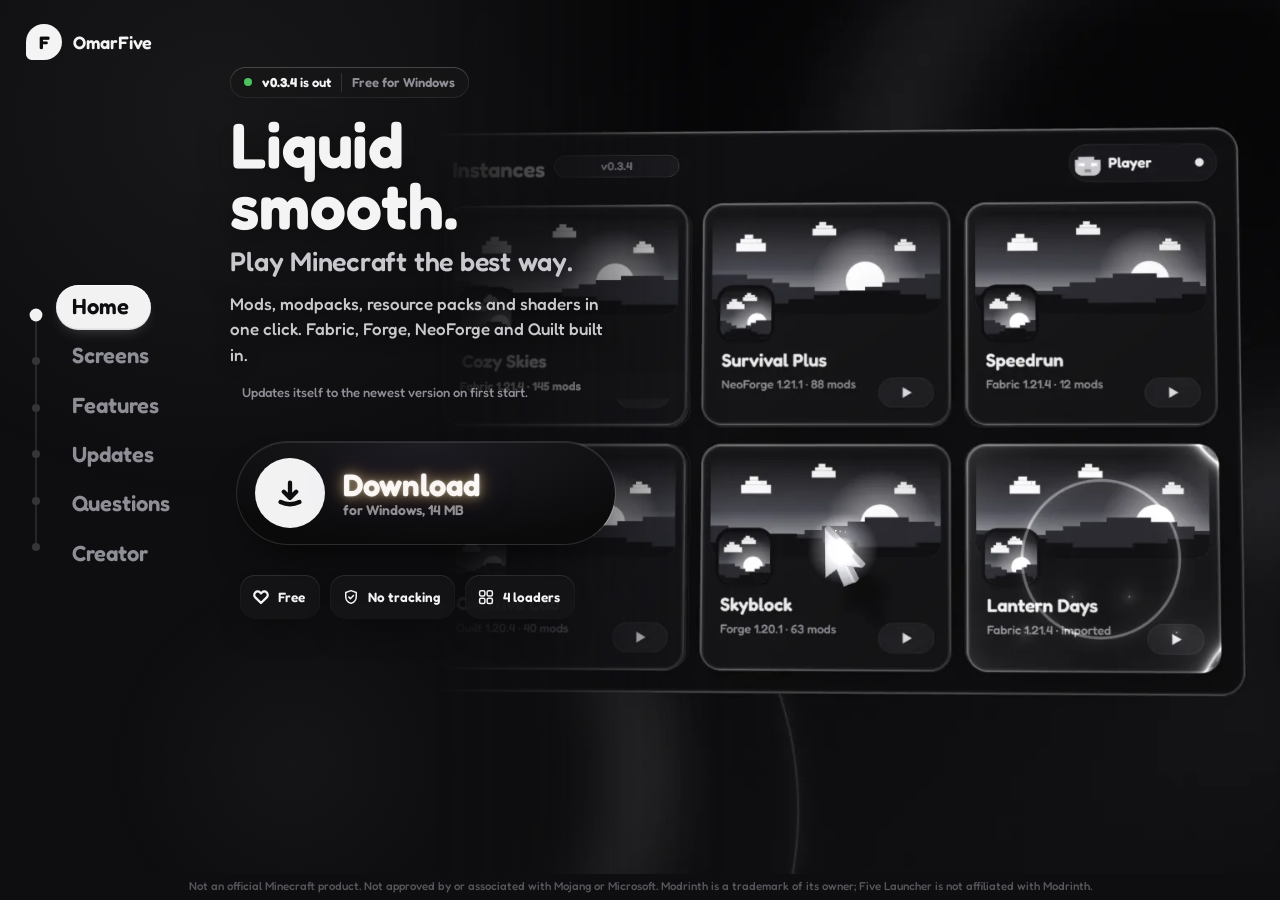
<file: index.html>
<!doctype html>
<html lang="en">
<head>
<meta charset="utf-8">
<meta name="viewport" content="width=device-width,initial-scale=1">
<title>Five Launcher</title>
<meta name="description" content="Five Launcher is a fast, clean Minecraft launcher. Liquid smooth. Play Minecraft the best way.">
<meta http-equiv="Content-Security-Policy" content="default-src 'self'; script-src 'self'; style-src 'self'; img-src 'self' data:; font-src 'self'; media-src 'self'; connect-src 'self' https://api.github.com; object-src 'none'; base-uri 'self'; form-action 'none'">
<meta name="referrer" content="strict-origin-when-cross-origin">
<meta name="theme-color" content="#0E0E10">
<link rel="canonical" href="https://fivelauncher.github.io/">
<meta property="og:type" content="website">
<meta property="og:title" content="Five Launcher">
<meta property="og:description" content="A fast, clean Minecraft launcher. Liquid smooth. Play Minecraft the best way.">
<meta property="og:url" content="https://fivelauncher.github.io/">
<meta property="og:image" content="https://fivelauncher.github.io/assets/og.jpg">
<meta name="twitter:card" content="summary_large_image">
<link rel="icon" href="assets/five-icon-1024.png">
<link rel="preload" href="assets/fredoka.woff2" as="font" type="font/woff2" crossorigin>
<link rel="stylesheet" href="base.css?v=2">
<link rel="stylesheet" href="d3.css?v=12">
<link rel="stylesheet" href="story.css?v=9">
</head>
<body class="d3">
<div class="stage-bg"><div class="story"></div></div>
<div class="app">
  <aside class="rail">
    <a class="brand omar" href="#creator" data-go="creator" title="About OmarFive, the creator" aria-label="OmarFive, the creator"><span class="omar-mark" aria-hidden="true">F</span><span>OmarFive</span></a>
    <div class="rail-nav">
      <nav class="progress" id="progress" data-axis="y" aria-label="Where you are"><span class="pr-track" aria-hidden="true"><i class="pr-fill" id="prFill"></i></span></nav>
      <nav class="biglist" id="nav" aria-label="Pages">
        <i class="nav-blob" id="navBlob" aria-hidden="true"></i>
      <a href="#home" data-go="home"><i>01</i>Home</a>
      <a href="#screens" data-go="screens"><i>02</i>Screens</a>
      <a href="#features" data-go="features"><i>03</i>Features</a>
      <a href="#updates" data-go="updates"><i>04</i>Updates</a>
      <a href="#faq" data-go="faq"><i>05</i>Questions</a>
      <a href="#creator" data-go="creator"><i>06</i>Creator</a>
      </nav>
    </div>
    <a class="pill-dl" data-dl href="#home"><span>Download</span><svg viewBox="0 0 16 16" aria-hidden="true"><path d="M8 2.5v8M4.7 7.3 8 10.6l3.3-3.3M3 12.8q5 2.4 10 0"/></svg></a>
  </aside>
  <main class="board" id="board">
    <section class="view v-home " id="v-home" aria-label="Home">
      <div class="h-col">
      <div class="h-title" data-card>
        <div data-rise="1"><a class="badge" href="#updates"><i></i><span><b data-ver>v0.3.4</b> is out</span><em>Free for Windows</em></a></div>
        <div data-rise="2"><h1><span class="l1">Liquid smooth.</span><span class="l2">Play Minecraft the best way.</span></h1></div>
        <div data-rise="3"><p class="lede">Mods, modpacks, resource packs and shaders in one click. Fabric, Forge, NeoForge and Quilt built in.</p></div>
        <div data-rise="4"><p class="cta-note">Updates itself to the newest version on first start.</p></div>
      </div>
      <div class="drop" data-card data-rgb=".05,.05,.06" data-rise="5">
        <span class="edge-run" aria-hidden="true"><i></i></span>
        <span class="burst" aria-hidden="true"><i></i><i></i><i></i><i></i><i></i><i></i><i></i><i></i><i></i><i></i><i></i><i></i></span>
        <a class="dl" id="dl" href="download/v0.3.4/Five-Launcher-Setup.exe">
            <span class="dl-fill" aria-hidden="true"></span>
            <span class="dl-ic" aria-hidden="true"><svg viewBox="0 0 16 16" aria-hidden="true"><path d="M8 2.5v8M4.7 7.3 8 10.6l3.3-3.3M3 12.8q5 2.4 10 0"/></svg></span>
            <span class="dl-txt"><b>Download</b><small>for Windows, <span data-size>14 MB</span></small></span>
          </a>
      </div>
      <div class="bubs"><div class="bub b1 card" data-card data-rise="6"><svg viewBox="0 0 16 16" aria-hidden="true"><path d="M8 13.4 2.9 8.3a3 3 0 0 1 4.3-4.3l.8.8.8-.8a3 3 0 0 1 4.3 4.3Z"/></svg><span>Free</span></div><div class="bub b2 card" data-card data-rise="7"><svg viewBox="0 0 24 24" aria-hidden="true"><path d="M12 3.5 19 6v5.5c0 4.3-2.9 7.6-7 9-4.1-1.4-7-4.7-7-9V6Z"/><path d="m9 12 2.2 2.2L15.3 10"/></svg><span>No tracking</span></div><div class="bub b3 card" data-card data-rise="8"><svg viewBox="0 0 24 24" aria-hidden="true"><rect x="3.5" y="3.5" width="7" height="7" rx="2"/><rect x="13.5" y="3.5" width="7" height="7" rx="2"/><rect x="3.5" y="13.5" width="7" height="7" rx="2"/><rect x="13.5" y="13.5" width="7" height="7" rx="2"/></svg><span>4 loaders</span></div></div>
      </div>
    </section>
    <section class="view v-screens page" id="v-screens" aria-labelledby="t-screens" hidden>
      <header class="ph"><h2 class="pt" id="t-screens" tabindex="-1">Screens</h2><p class="ps">Every screen, the way it looks on your PC</p></header>
      <div class="blobwin card" data-card data-pic data-rgb=".1,.1,.11"><div class="deck-wrap"><div class="deck" id="deck"  aria-roledescription="carousel" aria-label="Launcher screenshots">
            <figure class="card-shot" data-name="Home"><img src="assets/shots/home.webp" alt="Home: your character at a desk in a 3D bedroom, with the Play button" decoding="async"></figure>
            <figure class="card-shot" data-name="Discover"><img src="assets/shots/discover.webp" alt="Discover: mods, modpacks, resource packs and shaders" loading="lazy" decoding="async"></figure>
            <figure class="card-shot" data-name="Library"><img src="assets/shots/library.webp" alt="Library: your instances" loading="lazy" decoding="async"></figure>
            <figure class="card-shot" data-name="Skins"><img src="assets/shots/skins.webp" alt="Skins: a live 3D preview of your skin" loading="lazy" decoding="async"></figure>
            <figure class="card-shot" data-name="Screenshots"><img src="assets/shots/screenshots.webp" alt="Screenshots from every instance in one place" loading="lazy" decoding="async"></figure>
            <figure class="card-shot" data-name="Settings"><img src="assets/shots/settings.webp" alt="Settings" loading="lazy" decoding="async"></figure>
          </div></div></div>
      <div class="seg" id="seg" data-card role="tablist" aria-label="Screens"><i class="seg-hl" aria-hidden="true"></i></div>
    </section>
    <section class="view v-features page" id="v-features" aria-labelledby="t-features" hidden>
      <header class="ph"><h2 class="pt" id="t-features" tabindex="-1">Features</h2><p class="ps">Everything in one clean window</p></header>
      <section class="score card" data-card data-pic data-rgb=".09,.09,.1" aria-labelledby="t-score">
        <div class="sc-side">
          <h3 id="t-score"><svg viewBox="0 0 24 24" aria-hidden="true"><path d="M4.5 17a7.5 7.5 0 1 1 15 0"/><path d="m12 17 3.6-5"/><circle cx="12" cy="17" r="1.2"/></svg>Speed score</h3>
          <span class="sample">Measured</span>
          <div class="sc-big"><b class="sc-num" data-score>0</b><span>/ 100</span></div>
          <p class="sc-sub">Five Launcher's overall score for opening, memory use and CPU at rest, against other launchers.</p>
          <ol class="sc-board" aria-label="Overall scores"></ol>
          <p class="g-note">Higher is better. Measured Nov 19 2026 on one PC (16 threads, RTX 4080 SUPER), median of 5 runs, launcher only. In each test the better launcher scores 100. Hover the graph for the real numbers.</p>
        </div>
        <div class="g-main">
          <header class="g-top"><span class="g-title">Score in each test</span><em class="g-x"></em></header>
          <div class="g-plot" role="img"></div>
        </div>
      </section>
      <div class="fbars"><article class="fbar" data-card tabindex="0" aria-describedby="fd0"><span class="fx"><span class="fx-glow" aria-hidden="true"></span><span class="f-ic"><svg viewBox="0 0 24 24" aria-hidden="true"><path d="M10 3.5c.6 3.8 2.2 5.4 6 6-3.8.6-5.4 2.2-6 6-.6-3.8-2.2-5.4-6-6 3.8-.6 5.4-2.2 6-6ZM17.8 14.6c.3 1.7 1 2.4 2.7 2.7-1.7.3-2.4 1-2.7 2.7-.3-1.7-1-2.4-2.7-2.7 1.7-.3 2.4-1 2.7-2.7Z"/></svg></span><b>One click, every mod</b></span><span class="ftip" id="fd0" role="tooltip">Find mods, modpacks, resource packs and shaders and install them straight into an instance. Dependencies come with them.</span></article><article class="fbar" data-card tabindex="0" aria-describedby="fd1"><span class="fx"><span class="fx-glow" aria-hidden="true"></span><span class="f-ic"><svg viewBox="0 0 24 24" aria-hidden="true"><rect x="7.4" y="3.5" width="9.2" height="9.2" rx="2.2"/><path d="M10.4 7.6v1.3M13.6 7.6v1.3M4.2 20.5v-1.1a4.3 4.3 0 0 1 4.3-4.3h7a4.3 4.3 0 0 1 4.3 4.3v1.1"/></svg></span><b>Your skin, alive</b></span><span class="ftip" id="fd1" role="tooltip">Change your skin with a live 3D preview.</span></article><article class="fbar" data-card tabindex="0" aria-describedby="fd2"><span class="fx"><span class="fx-glow" aria-hidden="true"></span><span class="f-ic"><svg viewBox="0 0 24 24" aria-hidden="true"><path d="M4.5 12a7.5 7.5 0 0 1 13-5.1M19.5 12a7.5 7.5 0 0 1-13 5.1M17.8 3.6v3.6h-3.6M6.2 20.4v-3.6h3.6"/></svg></span><b>Settings follow you</b></span><span class="ftip" id="fd2" role="tooltip">Options, servers and hotbars stay in sync across every instance.</span></article><article class="fbar" data-card tabindex="0" aria-describedby="fd3"><span class="fx"><span class="fx-glow" aria-hidden="true"></span><span class="f-ic"><svg viewBox="0 0 24 24" aria-hidden="true"><circle cx="12" cy="8.5" r="4"/><path d="M4.5 20.5a7.5 7.5 0 0 1 15 0"/></svg></span><b>Microsoft sign-in</b></span><span class="ftip" id="fd3" role="tooltip">Sign in with your Minecraft account. Switch in one click.</span></article><article class="fbar" data-card tabindex="0" aria-describedby="fd4"><span class="fx"><span class="fx-glow" aria-hidden="true"></span><span class="f-ic"><svg viewBox="0 0 24 24" aria-hidden="true"><path d="M12 15.5V3.8M7.6 8.2 12 3.8l4.4 4.4M4.5 14v3.7a2.5 2.5 0 0 0 2.5 2.5h10a2.5 2.5 0 0 0 2.5-2.5V14"/></svg></span><b>Share packs</b></span><span class="ftip" id="fd4" role="tooltip">Import and export <code>.mrpack</code> files, or drop one on the window.</span></article><article class="fbar" data-card tabindex="0" aria-describedby="fd5"><span class="fx"><span class="fx-glow" aria-hidden="true"></span><span class="f-ic"><svg viewBox="0 0 24 24" aria-hidden="true"><path d="M10 3.5c.6 3.8 2.2 5.4 6 6-3.8.6-5.4 2.2-6 6-.6-3.8-2.2-5.4-6-6 3.8-.6 5.4-2.2 6-6Z"/></svg></span><b>Looks like yours</b></span><span class="ftip" id="fd5" role="tooltip">Instance icons or your own picture, and Discord status with your pack's icon.</span></article><article class="fbar" data-card tabindex="0" aria-describedby="fd6"><span class="fx"><span class="fx-glow" aria-hidden="true"></span><span class="f-ic"><svg viewBox="0 0 24 24" aria-hidden="true"><path d="M6 16.5V11a6 6 0 0 1 12 0v5.5l1.5 2h-15ZM10 20.5a2 2 0 0 0 4 0"/></svg></span><b>Updates itself</b></span><span class="ftip" id="fd6" role="tooltip">When a new version is out, an Update button appears in the top bar. One click.</span></article></div>
    </section>
    <section class="view v-updates page" id="v-updates" aria-labelledby="t-updates" hidden>
      <header class="ph"><h2 class="pt" id="t-updates" tabindex="-1">Updates</h2><p class="ps">What changed in each version</p></header>
      <div class="updates-body">
        <article class="latest wcard" id="latest" data-card data-white></article>
        <ol class="releases" id="releases" data-scroll></ol>
      </div>
    </section>
    <section class="view v-faq page" id="v-faq" aria-labelledby="t-faq" hidden>
      <header class="ph"><h2 class="pt" id="t-faq" tabindex="-1">Questions</h2><p class="ps">The short answers</p></header>
      <div class="faq-body" data-scroll>
          <div class="card qa  open" data-card data-light><button class="q" aria-expanded="true">Windows says "Windows protected your PC"</button><div class="a"><div><p>Five Launcher isn't code-signed yet, so SmartScreen warns about new apps. Click <b>More info</b>, then <b>Run anyway</b>. The setup is the same file published on our GitHub releases.</p></div></div></div>
          <div class="card qa " data-card data-light><button class="q" aria-expanded="false">Is it free?</button><div class="a"><div><p>Yes. No ads, no account on our side, no tracking. You sign in with your own Minecraft account.</p></div></div></div>
          <div class="card qa " data-card data-light><button class="q" aria-expanded="false">Where does it install?</button><div class="a"><div><p>In your own user folders. Your instances and worlds stay when you uninstall unless you remove them.</p></div></div></div>
          <div class="card qa " data-card data-light><button class="q" aria-expanded="false">Does it work with my mods?</button><div class="a"><div><p>Yes: Fabric, Forge, NeoForge and Quilt, with mods, modpacks, resource packs and shaders.</p></div></div></div>
          <div class="card qa " data-card data-light><button class="q" aria-expanded="false">How does it update?</button><div class="a"><div><p>When a new version is out, an <b>Update</b> button appears in the top bar. One click and it restarts on the new version.</p></div></div></div>
      </div>
    </section>
    <section class="view v-creator page" id="v-creator" aria-labelledby="t-creator" hidden>
      <header class="ph"><h2 class="pt" id="t-creator" tabindex="-1">Creator</h2><p class="ps">Who makes Five Launcher</p></header>
      <div class="cr">
        <img class="cr-avatar" data-card data-pic data-round data-rgb=".29,.09,.56" src="assets/creator-avatar.webp" alt="OmarFive's avatar, wearing a crown" width="300" height="300" decoding="async">
        <div class="cr-banner pic" data-card data-rgb=".06,.1,.2"><img src="assets/creator-banner.webp" alt="OmarFive's channel banner: drawing at his desk at night" loading="lazy" decoding="async"></div>
        <div class="cr-me card" data-card data-light><h3>OmarFive</h3><p>I make Minecraft videos on YouTube and build the tools behind them. Five Launcher started as the launcher I wanted for myself: fast, clean and out of the way, so you can just play.</p></div>
        <div class="cr-links"><a class="rl card" data-card data-round href="https://www.youtube.com/@OmarFive" rel="noopener" aria-label="YouTube"><svg viewBox="0 0 24 24" aria-hidden="true"><rect x="2.8" y="5.5" width="18.4" height="13" rx="4"/><path d="M10.2 9.4v5.2l4.4-2.6Z"/></svg><span>YouTube</span></a><a class="rl card" data-card data-round href="https://discord.gg/5UTvDzMkHw" rel="noopener" aria-label="Discord"><svg viewBox="0 0 24 24" aria-hidden="true"><path d="M7.5 7.2q4.5-1.6 9 0 1.9 3 2.2 7.8-1.9 1.6-4 2.2l-1-1.6M7.5 7.2Q5.6 10.2 5.3 15q1.9 1.6 4 2.2l1-1.6"/><circle cx="9.6" cy="12.4" r=".9"/><circle cx="14.4" cy="12.4" r=".9"/></svg><span>Discord</span></a><a class="rl card" data-card data-round href="https://modrinth.com/user/OmarFive" rel="noopener" aria-label="Modrinth"><svg viewBox="0 0 24 24" aria-hidden="true"><rect x="3.5" y="3.5" width="7" height="7" rx="2"/><rect x="13.5" y="3.5" width="7" height="7" rx="2"/><rect x="3.5" y="13.5" width="7" height="7" rx="2"/><rect x="13.5" y="13.5" width="7" height="7" rx="2"/></svg><span>Modrinth</span></a></div>
        <div class="cr-card wcard" data-card data-white><b>OmarFive's mods</b><p>My mods and modpacks are one click away on Home inside the launcher.</p></div>
        <div class="cr-card card muted" data-card data-light><p>The character animations in the app are my own. The launcher talks to Microsoft for sign-in and to Modrinth for content. No tracking.</p></div>
      </div>
    </section>
  </main>
</div>
<p class="legal">Not an official Minecraft product. Not approved by or associated with Mojang or Microsoft. Modrinth is a trademark of its owner; Five Launcher is not affiliated with Modrinth.</p>
<script type="module" src="engine.js?v=7"></script>
<script type="module" src="download-help.js?v=3"></script>
<script type="module" src="d3.js?v=9"></script>
<script type="module" src="story.js?v=11"></script>
</body>
</html>
</file>
<file: base.css>
/* Shared base for the design concepts d1/d2/d3 (taken from style.css v5): brand tokens, the pointer light, the speed-test bars,
   the download button, the screens deck, the question rows, link buttons, and the layering the liquid morph needs.
   Each dN.css adds its own layout on top. */
@font-face { font-family: Fredoka; src: url(assets/fredoka.woff2) format('woff2'); font-weight: 300 700; font-display: swap; }

:root {
  --frame: #0E0E10; --panel: #161618; --card: #1F1F22; --card2: #29292D; --card3: #343439;
  --tx: #F4F4F5; --tx2: #C8C8CD; --tx3: #8E8E96;
  --acc: #F2F2F3; --acc-h: #FFFFFF; --on-acc: #0E0E10; --soft-acc: #E3E3E6;
  --green: #4CC35E; --gold: #FFC93A;
  --c-mod: #5B83FF; --c-pack: #9D66FF; --c-res: #FF9935; --c-sha: #FF6699; --c-skin: #1DC4AE; --c-shot: #2BB5EE;
  /* the edge of a surface: light from above on the top edge, a hair of rim all round, a shade under the bottom edge */
  --hl: inset 0 1px 0 rgba(255,255,255,.09), inset 0 0 0 1px rgba(255,255,255,.028), inset 0 -1px 0 rgba(0,0,0,.32);
  --hl-w: inset 0 1px 0 rgba(255,255,255,.75), inset 0 -1.5px 0 rgba(14,14,16,.09);
  --sheen: linear-gradient(180deg, rgba(255,255,255,.03), rgba(255,255,255,0) 44%);   /* the same light, falling a little way down the panel */
  --float: 0 24px 48px -20px rgba(0,0,0,.6), inset 0 0 0 1px rgba(255,255,255,.1);
  --spring: cubic-bezier(.34,1.7,.5,1); --soft: cubic-bezier(.3,1.25,.4,1); --out: cubic-bezier(.22,.8,.3,1);
  --morph: cubic-bezier(.32,1.12,.42,1);
  --gap: 14px; --tb: 68px;
}
*, *::before, *::after { box-sizing: border-box; }
html, body { height: 100%; }
body { margin: 0; background: var(--frame); color: var(--tx); font: 500 16px/1.5 Fredoka, system-ui, sans-serif; -webkit-font-smoothing: antialiased; overflow: hidden; }
a { color: inherit; text-decoration: none; }
h1, h2, h3 { margin: 0; font-weight: 600; letter-spacing: -.01em; font-kerning: none; }
p { margin: 0; }
button { font: inherit; color: inherit; }
img { display: block; }
svg { fill: none; stroke: currentColor; stroke-width: 2.2; stroke-linecap: round; stroke-linejoin: round; }
:focus-visible { outline: 3px solid var(--acc); outline-offset: 3px; }   /* the ring follows each control's own corners */
.brand:focus-visible { border-radius: 12px; }
a, button { -webkit-tap-highlight-color: transparent; }
code { font-family: ui-monospace, Consolas, monospace; font-size: .88em; background: var(--card3); padding: 1px 7px; border-radius: 8px; }


/* the pointer light (main.js adds .lights to a card): two round gradients that follow the pointer, moved with transform
   only. .edge is bright and sits under .cover, which hides all of it but a 1px line along the card's edge; .glow is
   the soft pool on top. Nothing here repaints while the pointer moves. */
.lights { position: absolute; inset: 0; z-index: -1; border-radius: inherit; overflow: hidden; pointer-events: none; background: inherit; }
.lights > .cover { position: absolute; inset: 1px; border-radius: inherit; background: inherit; }
.edge, .glow { position: absolute; left: 0; top: 0; border-radius: 50%; opacity: 0; transition: opacity .35s; }
.edge { width: 420px; height: 420px; margin: -210px 0 0 -210px; background: radial-gradient(closest-side, rgba(255,255,255,.5), rgba(255,255,255,.12) 55%, transparent); }
.glow { width: 300px; height: 300px; margin: -150px 0 0 -150px; background: radial-gradient(closest-side, rgba(255,255,255,.07), transparent); }
.on-white .glow { background: radial-gradient(closest-side, rgba(14,14,16,.07), transparent); }
:hover > .lights > .edge, :hover > .lights > .glow { opacity: 1; will-change: transform; }   /* its own layer only while the pointer is on the card */

/* ---- speed test (placeholder) ---- */
.sample { margin-left: auto; font-size: 11px; font-weight: 700; padding: 3px 9px; border-radius: 999px; background: rgba(255,201,58,.14); color: var(--gold); }
.legend { display: flex; gap: 14px; font-size: 12.5px; font-weight: 600; color: var(--tx2); margin: 0 2px 12px; }
.legend span { display: inline-flex; align-items: center; gap: 7px; }
.legend i { width: 10px; height: 10px; border-radius: 4px; }
.legend .me { background: var(--acc); } .legend .them { background: #55555d; }
.bench-list { list-style: none; margin: 0; padding: 0; display: flex; flex-direction: column; gap: 9px; flex: 1; min-height: 0; overflow: hidden; }
.bench-list li { display: flex; flex-direction: column; gap: 4px; }
.bl { font-size: 13px; font-weight: 600; color: var(--tx2); margin-left: 2px; }
.bar { position: relative; height: 18px; border-radius: 999px; background: var(--card); overflow: hidden; box-shadow: inset 0 1px 2px rgba(0,0,0,.35); }
.bar > i { position: absolute; inset: 0; border-radius: 999px; transform: translateX(-100%); transition: transform 1.2s var(--soft); will-change: transform; }
.bar.me > i { background: var(--acc); } .bar.them > i { background: #4a4a51; }
.bar > b { position: absolute; top: 0; bottom: 0; display: flex; align-items: center; font-size: 11px; font-weight: 700; font-variant-numeric: tabular-nums; white-space: nowrap; opacity: 0; transition: opacity .4s .7s; }
.bar.me > b { color: var(--on-acc); } .bar.them > b { color: var(--tx); }
.bench.go .bar > b { opacity: 1; }
.bench-note { font-size: 11.5px; color: var(--tx3); margin: auto 2px 0; padding-top: 8px; }

.badge { display: inline-flex; align-items: center; gap: 10px; padding: 6px 14px 6px 8px; border-radius: 999px; font-size: 13px; font-weight: 600;
  background: rgba(22,22,24,.82); box-shadow: inset 0 1px 0 rgba(255,255,255,.14), inset 0 0 0 1px rgba(255,255,255,.08); transition: transform .3s var(--spring); }
.badge:hover { transform: translateY(-2px); }
.badge:active { transform: scale(.96); transition-duration: .08s; }
.badge i { position: relative; width: 8px; height: 8px; border-radius: 50%; background: var(--green); margin-left: 6px; }
.badge i::after { content: ""; position: absolute; inset: 0; border-radius: 50%; background: var(--green); animation: ping 2.4s var(--out) infinite; }
@keyframes ping { 0% { transform: scale(1); opacity: .6; } 100% { transform: scale(3.2); opacity: 0; } }
.badge b { font-weight: 700; font-variant-numeric: tabular-nums; }
.badge em { font-style: normal; color: var(--tx3); padding-left: 10px; border-left: 1px solid rgba(255,255,255,.12); }

.rise { opacity: 0; transform: translateY(16px); animation: rise .8s var(--soft) forwards; animation-delay: calc(var(--d, 0) * 70ms + 100ms); }
@keyframes rise { to { opacity: 1; transform: none; } }

/* the download button: the white pill; on hover black ink floods out of the icon */
.cta { display: flex; flex-direction: column; align-items: flex-start; gap: 10px; margin-top: 4px; }
.dl { position: relative; display: inline-flex; align-items: center; gap: 14px; height: 68px; padding: 0 30px 0 10px; border-radius: 999px; overflow: hidden; isolation: isolate;
  background: var(--acc); color: var(--on-acc); box-shadow: var(--hl-w), 0 2px 6px -2px rgba(0,0,0,.4), 0 18px 40px -16px rgba(255,255,255,.35); transition: transform .3s var(--spring); }
.dl:hover { transform: translateY(-3px); }
.dl:active { transform: translateY(2px) scale(.96); transition-duration: .08s; }
.dl-ic { position: relative; z-index: 2; width: 48px; height: 48px; border-radius: 50%; display: grid; place-items: center; background: var(--on-acc); color: var(--acc); overflow: hidden; box-shadow: inset 0 1px 0 rgba(255,255,255,.14); }
.dl-ic svg { width: 22px; height: 22px; stroke-width: 2.3; }
.dl:hover .dl-ic svg { animation: drop 1s var(--out) infinite; }
@keyframes drop { 0% { transform: translateY(0); } 45% { transform: translateY(22px); opacity: 1; } 46% { transform: translateY(-22px); opacity: 0; } 55% { opacity: 1; } 100% { transform: translateY(0); } }
.dl-fill { position: absolute; z-index: 1; left: 34px; top: 50%; width: 52px; height: 52px; margin: -26px 0 0 -26px; background: var(--on-acc);
  border-radius: 46% 54% 52% 48% / 55% 45% 55% 45%; transform: scale(.9) rotate(0deg); transition: transform .8s var(--soft); will-change: transform; }
.dl:hover .dl-fill, .dl.hover-shot .dl-fill { transform: scale(9.5) rotate(160deg); }
.dl:hover .dl-ic, .dl.hover-shot .dl-ic { background: var(--card3); }
.dl-txt { position: relative; z-index: 2; display: flex; flex-direction: column; line-height: 1.1; transition: color .3s .08s; }
.dl-txt b { font-size: 21px; font-weight: 650; }
.dl-txt small { font-size: 12.5px; font-weight: 600; opacity: .62; font-variant-numeric: tabular-nums; }
.dl:hover .dl-txt, .dl.hover-shot .dl-txt { color: var(--tx); }
.cta-note { font-size: 13px; color: var(--tx3); padding-left: 12px; }

.chips { list-style: none; margin: 0; padding: 0; display: flex; flex-wrap: wrap; gap: 7px; }
.chips li { display: inline-flex; align-items: center; gap: 7px; padding: 6px 12px; border-radius: 999px; font-size: 13px; font-weight: 600; background: var(--soft-acc); box-shadow: inset 0 1px 0 rgba(255,255,255,.6), inset 0 -1px 0 rgba(14,14,16,.05); }
.chips li:hover { animation: jelly .6s var(--out); }
@keyframes jelly { 0% { transform: scale(1); } 30% { transform: scale(1.12, .9); } 50% { transform: scale(.94, 1.06); } 70% { transform: scale(1.04, .97); } 100% { transform: scale(1); } }
.chips li.dark { background: var(--on-acc); color: var(--tx); box-shadow: inset 0 1px 0 rgba(255,255,255,.12); }
.chips i { width: 8px; height: 8px; border-radius: 3px; }
.c-mod { background: var(--c-mod); } .c-pack { background: var(--c-pack); } .c-res { background: var(--c-res); } .c-sha { background: var(--c-sha); } .c-skin { background: var(--c-skin); } .c-shot { background: var(--c-shot); }

.back { position: relative; isolation: isolate; display: inline-flex; align-items: center; gap: 8px; height: 46px; padding: 0 20px 0 14px; border-radius: 999px; background: var(--sheen), var(--panel); box-shadow: var(--hl); font-weight: 600; font-size: 15px; transition: transform .3s var(--spring); }
.back::before { content: ""; position: absolute; inset: 0; z-index: -1; border-radius: inherit; background: rgba(255,255,255,.07); opacity: 0; transition: opacity .2s; }   /* hover: one step lighter, as a layer that fades */
.back svg { width: 20px; height: 20px; transition: transform .35s var(--spring); }
.back:hover::before { opacity: 1; }
.back:hover svg { transform: translateX(-4px); }
.back:active { transform: scale(.94); transition-duration: .08s; }

/* ---- screens ---- */
.screens-body { display: flex; flex-direction: column; align-items: center; gap: 18px; }
.deck-wrap { flex: 1; min-height: 0; width: 100%; container-type: size; display: grid; place-items: center; }
.deck { position: relative; width: min(100cqw, 90cqh * 1.6); aspect-ratio: 1440 / 900; margin-top: 5cqh; }
.card-shot { position: absolute; inset: 0; margin: 0; border-radius: 24px; overflow: hidden; background: var(--frame); transform-origin: 50% 0;
  box-shadow: 0 30px 60px -30px rgba(0,0,0,.8), 0 6px 14px -8px rgba(0,0,0,.5); transition: transform .9s var(--soft), opacity .6s var(--out); will-change: transform; }
.card-shot::before { content: ""; position: absolute; inset: 0; z-index: 1; border-radius: inherit; box-shadow: inset 0 1px 0 rgba(255,255,255,.16), inset 0 0 0 1px rgba(255,255,255,.07); pointer-events: none; }   /* the edge light sits over the picture */
.card-shot img { width: 100%; height: 100%; object-fit: cover; }
.card-shot::after { content: ""; position: absolute; inset: 0; background: #0E0E10; opacity: var(--dim, 0); transition: opacity .6s var(--out); pointer-events: none; }
.seg { position: relative; display: flex; flex: none; max-width: 100%; padding: 5px; border-radius: 999px; background: var(--sheen), var(--panel); box-shadow: var(--hl); overflow-x: auto; scrollbar-width: none; }
.seg button { position: relative; z-index: 1; border: 0; background: none; font-weight: 600; font-size: 14.5px; color: var(--tx2); padding: 9px 18px; border-radius: 999px; cursor: pointer; transition: color .3s, transform .3s var(--spring); white-space: nowrap; }
.seg button::before { content: ""; position: absolute; inset: 0; z-index: -1; border-radius: inherit; background: rgba(255,255,255,.06); opacity: 0; transform: scale(.9); transition: opacity .2s, transform .35s var(--spring); }
.seg button:hover { color: var(--tx); }
.seg button[aria-selected="true"]:hover { color: var(--on-acc); }
.seg button:hover::before { opacity: 1; transform: none; }
.seg button[aria-selected="true"]::before { opacity: 0; }
.seg button:active { transform: scale(.94); transition-duration: .08s; }
.seg button:focus-visible { outline-offset: -3px; }
.seg button[aria-selected="true"] { color: var(--on-acc); }
.seg-hl { position: absolute; z-index: 0; top: 5px; bottom: 5px; left: 0; width: 0; border-radius: 999px; background: var(--acc); box-shadow: var(--hl-w), 0 6px 16px -8px rgba(255,255,255,.3); }

.f-ic { width: 44px; height: 44px; border-radius: 14px; background: var(--acc); color: var(--on-acc); display: grid; place-items: center; margin-bottom: auto; box-shadow: var(--hl-w), 0 10px 20px -12px rgba(255,255,255,.3); transition: transform .5s var(--spring); }
.f:hover .f-ic { transform: rotate(-8deg) scale(1.08); }
.f-ic svg { width: 21px; height: 21px; }

.mini-list { display: flex; flex-direction: column; gap: 8px; margin: 0 36px auto 0; }
.ml { display: flex; align-items: center; gap: 12px; padding: 9px 12px 9px 9px; border-radius: 18px; background: var(--card); box-shadow: var(--hl), 0 14px 24px -18px rgba(0,0,0,.7); transition: transform .5s var(--spring); }
.f.big:hover .ml { transform: translateX(5px); } .f.big:hover .ml:nth-child(2) { transition-delay: 40ms; } .f.big:hover .ml:nth-child(3) { transition-delay: 80ms; }
.ml:nth-child(2) { margin-left: 18px; margin-right: -18px; } .ml:nth-child(3) { margin-left: 36px; margin-right: -36px; }
.ml img { width: 40px; height: 40px; border-radius: 12px; background: var(--card3); padding: 5px; image-rendering: pixelated; }
.ml > span { display: flex; flex-direction: column; line-height: 1.2; flex: 1; min-width: 0; }
.ml b { font-weight: 600; font-size: 15px; } .ml small { font-size: 12px; color: var(--tx3); }
.ml em { position: relative; overflow: hidden; font-style: normal; font-size: 13px; font-weight: 600; height: 32px; min-width: 96px; padding: 0 14px; border-radius: 999px; background: var(--acc); color: var(--on-acc); display: inline-flex; align-items: center; justify-content: center; gap: 6px; }
.ml em svg { width: 14px; height: 14px; stroke-width: 2.4; }
.ml em.ok { background: var(--card3); color: var(--green); }
.ml em.busy { background: var(--card3); color: var(--tx); font-variant-numeric: tabular-nums; }
.ml em.busy i { position: absolute; inset: 0; background: rgba(255,255,255,.16); border-radius: 999px; transform: translateX(calc(var(--p, 62%) - 100%)); transition: transform .3s linear; }
.ml em .pct { position: relative; }

.latest { position: relative; background: var(--acc); color: var(--on-acc); border-radius: 30px; padding: 28px; display: flex; flex-direction: column; gap: 12px; box-shadow: var(--hl-w); overflow: auto; min-height: 0; }
.latest .tag { align-self: flex-start; font-size: 12px; font-weight: 700; padding: 4px 11px; border-radius: 999px; background: var(--on-acc); color: var(--tx); }
.latest h3 { font-size: 44px; line-height: 1; font-variant-numeric: tabular-nums; }
.latest time { color: #5c5c63; font-size: 14px; font-weight: 600; }
.latest ul { margin: 4px 0 0; padding-left: 18px; } .latest li, .latest p { font-size: 15.5px; color: #2b2b30; }
.latest li + li { margin-top: 6px; }
.latest .dl { align-self: flex-start; margin-top: auto; flex: none; background: var(--on-acc); color: var(--tx); box-shadow: inset 0 1px 0 rgba(255,255,255,.08); }
.latest .dl .dl-ic { background: var(--acc); color: var(--on-acc); }
.latest .dl .dl-fill { background: var(--card3); }
.releases { list-style: none; margin: 0; padding: 0 6px 0 0; display: flex; flex-direction: column; gap: 10px; overflow: auto; min-height: 0; scrollbar-width: thin; scrollbar-color: var(--card3) transparent; }
.rel { position: relative; isolation: isolate; background: var(--sheen), var(--panel); border-radius: 22px; padding: 16px 18px; box-shadow: var(--hl); flex: none; }
.rel header { display: flex; align-items: center; gap: 10px; margin-bottom: 6px; }
.rel .v { font-weight: 700; font-variant-numeric: tabular-nums; padding: 2px 10px; border-radius: 999px; background: var(--card3); font-size: 13.5px; box-shadow: var(--hl); }
.rel time { margin-left: auto; color: var(--tx3); font-size: 13px; }
.rel p, .rel li { color: var(--tx2); font-size: 14.5px; }
.rel ul { margin: 4px 0 0; padding-left: 18px; }

.faq-body { overflow: auto; display: flex; flex-direction: column; gap: 10px; max-width: 860px; width: 100%; margin: 0 auto; padding-top: 6px; }
.qa { position: relative; isolation: isolate; background: var(--sheen), var(--panel); border-radius: 24px; box-shadow: var(--hl); flex: none; }
.qa.open { background: var(--sheen), #1c1c1f; }
.q { width: 100%; text-align: left; background: none; border: 0; cursor: pointer; padding: 18px 60px 18px 22px; font-weight: 600; font-size: 16.5px; position: relative; border-radius: inherit; }
.q:focus-visible { outline-offset: -3px; }
.q:hover::after { transform: scale(1.12); }
.qa.open .q:hover::after { transform: rotate(135deg) scale(1.12); }
.q:active::after { transform: scale(.88); transition-duration: .08s; }
.qa.open .q:active::after { transform: rotate(135deg) scale(.88); transition-duration: .08s; }
.q::after { content: ""; position: absolute; right: 18px; top: 50%; width: 30px; height: 30px; margin-top: -15px; border-radius: 50%; background: var(--card3)
  url("data:image/svg+xml,%3Csvg xmlns='http://www.w3.org/2000/svg' viewBox='0 0 24 24' fill='none' stroke='%23F4F4F5' stroke-width='2.6' stroke-linecap='round'%3E%3Cpath d='M12 6v12M6 12h12'/%3E%3C/svg%3E") center / 16px no-repeat; transition: transform .5s var(--spring); }
.qa.open .q::after { transform: rotate(135deg); background-color: var(--acc);
  background-image: url("data:image/svg+xml,%3Csvg xmlns='http://www.w3.org/2000/svg' viewBox='0 0 24 24' fill='none' stroke='%230E0E10' stroke-width='2.6' stroke-linecap='round'%3E%3Cpath d='M12 6v12M6 12h12'/%3E%3C/svg%3E"); }
.a { display: grid; grid-template-rows: 0fr; }             /* opens at once; the motion is main.js sliding the rows below it (transform only) */
.qa.open .a { grid-template-rows: 1fr; }
.a > div { overflow: hidden; }
.a p { padding: 0 22px 20px; color: var(--tx2); font-size: 15.5px; opacity: 0; transform: translateY(-8px); }
.qa.open .a p { opacity: 1; transform: none; transition: opacity .35s .1s, transform .5s var(--soft) .06s; }

.lk { position: relative; display: inline-flex; align-items: center; gap: 9px; height: 46px; padding: 0 20px 0 14px; border-radius: 999px; background: var(--card2); font-weight: 600; isolation: isolate; box-shadow: var(--hl), 0 12px 22px -16px rgba(0,0,0,.7); transition: color .3s .05s, transform .3s var(--spring); }
.lk:active { transform: translateY(1px) scale(.95); transition-duration: .08s; }
.lk-ink { position: absolute; inset: 0; z-index: -1; border-radius: inherit; overflow: hidden; }
.lk-ink::before { content: ""; position: absolute; left: 24px; top: 50%; width: 30px; height: 30px; margin: -15px 0 0 -15px; background: var(--acc); border-radius: 46% 54% 52% 48% / 55% 45% 55% 45%; transform: scale(0); transition: transform .6s var(--soft); }
.lk svg { width: 21px; height: 21px; stroke-width: 2; }
.lk:hover { color: var(--on-acc); transform: translateY(-2px); }
.lk:hover .lk-ink::before { transform: scale(8) rotate(120deg); }

/* ================= THE LIQUID MORPH (main.js) =================
   During a switch both tabs share the grid cell: the liquid edge (WebGL) at the bottom, the old tab's cards over it,
   the new tab's cards on top. main.js moves the cards with transform and opacity only. The canvas is hidden
   between switches. */
.view:not([hidden]) { position: relative; z-index: 3; }
.view.leaving { z-index: 2; pointer-events: none; }
canvas.liquid { position: absolute; inset: 0; width: 100%; height: 100%; z-index: 1; pointer-events: none; display: none; }
.unclip { overflow: visible !important; }      /* a list lets its cards fly out of it during a switch */
.morph-off { visibility: hidden; }             /* cards scrolled out of sight sit a switch out */

/* no reduced-motion override: Omar wants the motion for everyone (Nov 19 2026) */
/* weak PCs (main.js sets .lite): no video, no hover light, a shorter morph without the liquid edge */
.lite .lights { display: none; }
/* the views share one grid cell of #board (the morph needs both tabs on top of each other during a switch) */
.board { position: relative; display: grid; grid-template: minmax(0, 1fr) / minmax(0, 1fr); min-height: 0; min-width: 0; }
.board > .view { grid-area: 1 / 1; min-height: 0; min-width: 0; }
.view[hidden] { display: none !important; }
.legal { position: relative; z-index: 7; background: var(--frame); height: 26px; display: grid; place-items: center; font-size: 11.5px; color: #55555c; padding: 0 16px; text-align: center; white-space: nowrap; overflow: hidden; text-overflow: ellipsis; }
.card { position: relative; isolation: isolate; background: var(--sheen), var(--panel); box-shadow: var(--hl); min-width: 0; min-height: 0; }
.wcard { position: relative; isolation: isolate; background: var(--acc); color: var(--on-acc); box-shadow: var(--hl-w); }
.pic { position: relative; overflow: hidden; background: #3a2632; }
.pic > img, .pic > video { position: absolute; inset: 0; width: 100%; height: 100%; object-fit: cover; }
.pic::before { content: ""; position: absolute; inset: 0; z-index: 2; border-radius: inherit; box-shadow: inset 0 1px 0 rgba(255,255,255,.16), inset 0 0 0 1px rgba(255,255,255,.06); pointer-events: none; }
.pr-track { position: absolute; border-radius: 2px; background: rgba(255,255,255,.1); overflow: hidden; }
.pr-fill { position: absolute; inset: 0; background: var(--acc); transition: transform .7s var(--morph); will-change: transform; }
.pr-dot { position: absolute; width: 20px; height: 20px; border: 0; padding: 0; background: none; cursor: pointer; }
.pr-dot::before { content: ""; position: absolute; left: 6px; top: 6px; width: 8px; height: 8px; border-radius: 50%; background: var(--card3); transition: transform .45s var(--spring); }
.pr-dot.past::before, .pr-dot.on::before { background: var(--acc); }
.pr-dot.on::before { transform: scale(1.6); }
.pr-dot:hover::before { transform: scale(1.8); }
.pr-dot > span { position: absolute; padding: 4px 10px; border-radius: 999px; background: var(--card3); font-size: 12px; font-weight: 600; white-space: nowrap; color: var(--tx); opacity: 0; transition: opacity .15s, transform .3s var(--soft); pointer-events: none; }
.pr-dot:hover > span, .pr-dot:focus-visible > span { opacity: 1; }
.nav-blob { position: absolute; z-index: 0; left: 0; top: 0; width: 0; height: 0; border-radius: 999px; background: var(--acc); box-shadow: var(--hl-w), 0 6px 16px -8px rgba(255,255,255,.3); will-change: transform; pointer-events: none; }
.pill-dl { display: inline-flex; align-items: center; gap: 8px; height: 42px; padding: 0 16px 0 18px; border-radius: 999px; background: var(--acc); color: var(--on-acc); font-weight: 600; font-size: 14.5px; box-shadow: var(--hl-w), 0 10px 24px -14px rgba(255,255,255,.4); transition: transform .3s var(--spring); }
.pill-dl svg { width: 16px; height: 16px; stroke-width: 2.3; }
.pill-dl:hover { transform: translateY(-2px); }
.pill-dl:active { transform: translateY(1px) scale(.95); transition-duration: .08s; }
.brand { display: inline-flex; align-items: center; gap: 11px; font-weight: 600; font-size: 18px; white-space: nowrap; }
.brand img { width: 36px; height: 36px; border-radius: 11px; box-shadow: 0 0 0 1px rgba(255,255,255,.1); transition: transform .4s var(--spring); }
.brand:hover img { transform: rotate(-8deg) scale(1.06); }
.sample { font-size: 11px; font-weight: 700; padding: 3px 9px; border-radius: 999px; background: rgba(255,201,58,.14); color: var(--gold); }
.legend { display: flex; gap: 14px; font-size: 12.5px; font-weight: 600; color: var(--tx2); }
.legend span { display: inline-flex; align-items: center; gap: 7px; }
.legend i { width: 10px; height: 10px; border-radius: 4px; }
.legend .me { background: var(--acc); } .legend .them { background: #55555d; }
.news-list { list-style: none; margin: 0; padding: 0; display: flex; flex-direction: column; gap: 8px; }
.news-list li { display: flex; align-items: center; gap: 11px; padding: 9px 10px; background: var(--card); border-radius: 18px; box-shadow: var(--hl); }
.news-list .v { flex: none; font-size: 12px; font-weight: 700; padding: 4px 9px; border-radius: 999px; background: var(--card3); font-variant-numeric: tabular-nums; }
.news-list li:first-child .v { background: var(--acc); color: var(--on-acc); }
.news-list .t { display: flex; flex-direction: column; min-width: 0; line-height: 1.25; }
.news-list .t b { font-size: 13px; font-weight: 600; white-space: nowrap; overflow: hidden; text-overflow: ellipsis; }
.news-list .t span { font-size: 11.5px; color: var(--tx3); }
@media (max-width: 980px) {
  body { overflow: auto; }
  .legal { white-space: normal; height: auto; padding: 10px 16px 16px; }
  .releases, .latest, .faq-body, [data-scroll] { overflow: visible !important; }
}

/* card headers (from style.css) */
.th { display: flex; align-items: center; gap: 9px; font-size: 16px; margin: 2px 2px 12px; }
.th svg { width: 19px; height: 19px; stroke-width: 2; color: var(--tx2); }
.th-go { position: relative; margin-left: auto; width: 28px; height: 28px; border-radius: 50%; display: grid; place-items: center; background: var(--card2); box-shadow: var(--hl); transition: transform .3s var(--spring); }
.th-go::before { content: ""; position: absolute; inset: 0; border-radius: 50%; background: var(--acc); transform: scale(.2); opacity: 0; transition: transform .4s var(--spring), opacity .18s; }   /* hover: white wells up from the middle */
.th-go svg { position: relative; width: 15px; height: 15px; stroke-width: 2.6; color: var(--tx); }
a.tile:hover .th-go { transform: translateX(3px) scale(1.08); }
a.tile:hover .th-go::before { transform: none; opacity: 1; }
a.tile:hover .th-go svg { color: var(--on-acc); }
.th-go{position:relative}
</file>
<file: d3.css>
/* Design concept 3: DROPS (Omar's pick, Nov 17 2026). Round shapes: the bedroom in a big rounded rectangle, a big
   round Download drop with a warm gold glow (gold joined the site's brand colours for this), features as drops you can
   play with, a wide speed graph, a big list for the nav with the progress line beside it, and a subtle background
   (three styles to preview, see d3.js). engine.js does the morph; d3.js does this page's own motion.
   No CSS transforms on cards at rest: the morph moves cards with transform, so cards are placed with left/top. */
.app { position: relative; z-index: 1; height: calc(100vh - 26px); display: grid; grid-template-columns: 268px minmax(0, 1fr); padding: 16px 22px 16px 0; }
:root { --gold: #FFC93A; --gold2: #FFB21F; --gold-soft: rgba(255,201,58,.14); }

/* ---- the rail: brand, the big list, Download ---- */
.rail { position: relative; z-index: 6; display: flex; flex-direction: column; padding: 8px 10px 6px 26px; min-height: 0; }
.rail-nav { flex: 1; display: grid; grid-template-columns: 20px auto; column-gap: 10px; align-content: center; justify-content: start; }
.biglist { position: relative; display: flex; flex-direction: column; align-items: flex-start; gap: 4px; }
.biglist a { position: relative; z-index: 1; display: inline-flex; align-items: baseline; gap: 10px; padding: 9px 22px 11px 16px; border-radius: 999px; font-size: 27px; font-weight: 600; line-height: 1.15; color: var(--tx3); white-space: nowrap; transition: color .25s, transform .3s var(--spring); }
.biglist a i { font-style: normal; font-size: 11px; font-weight: 700; font-variant-numeric: tabular-nums; }
.biglist a::before { content: ""; position: absolute; inset: 0; z-index: -1; border-radius: inherit; background: rgba(255,255,255,.06); opacity: 0; transform: scale(.9); transition: opacity .2s, transform .35s var(--spring); }
.biglist a:hover { color: var(--tx); } .biglist a:hover::before { opacity: 1; transform: none; } .biglist a.on::before { opacity: 0; }
.biglist a:active { transform: scale(.95); transition-duration: .08s; }
.biglist a.on { color: var(--on-acc); }
/* the side Download only shows once you leave Home (Home has the big one) */
.rail .pill-dl { align-self: flex-start; height: 50px; padding: 0 20px 0 22px; font-size: 16px; transition: transform .5s var(--spring), opacity .3s; }
body:has(#v-home:not([hidden]):not(.leaving)) .rail .pill-dl { opacity: 0; transform: translateY(16px) scale(.6); pointer-events: none; visibility: hidden; transition: transform .3s ease-in, opacity .2s, visibility 0s .3s; }
.progress { position: relative; margin: 30px 0; }
.progress .pr-track { left: 9px; top: 0; bottom: 0; width: 2px; }
.progress .pr-fill { transform-origin: 50% 0; transform: scaleY(0); }
.progress .pr-dot { left: 0; margin-top: -10px; }
.progress .pr-dot > span { display: none; }

/* ================= HOME ================= */
.v-home { position: relative; container-type: size; }
.v-home > * { position: absolute; }
/* the scene: the launcher story (story.js) in a black window with a neon edge, sized to the story's shape and
   centred on the right (placed with left/top, not transform: it is a morph card) */
.scene { --w: min(61cqw, 100cqh * 1.47); right: 0; width: var(--w); height: calc(var(--w) * .68); top: calc(50cqh - var(--w) * .34); border-radius: 44px; }
.h-col { left: 1%; top: 6%; width: 37%; z-index: 2; display: flex; flex-direction: column; align-items: flex-start; gap: 30px; }
.h-title { display: flex; flex-direction: column; align-items: flex-start; gap: 16px; border-radius: 30px; }
h1 { display: flex; flex-direction: column; line-height: .96; text-shadow: 0 4px 30px rgba(14,14,16,.5); }
h1 .l1 { font-size: clamp(50px, 5vw, 92px); font-weight: 650; }
h1 .l2 { font-size: clamp(22px, 2.1vw, 34px); font-weight: 550; color: var(--tx2); margin-top: 12px; }
.lede { color: var(--tx2); font-size: 17px; max-width: 24em; text-shadow: 0 2px 16px rgba(14,14,16,.7); }

/* the Download button (after Omar's two references): a black pill. At rest only its text glows. On hover a light
   runs round its edge (gold into violet, a white-hot tip). A click fires energy streaks out of it (d3.js adds .fire).
   The button itself never moves and has no glow behind it. Transform and opacity only. */
.drop { position: relative; z-index: 4; width: 380px; height: 104px; border-radius: 999px; margin: 8px 0 0 6px; }
.drop .dl { position: relative; z-index: 2; width: 100%; height: 100%; padding: 0 36px 0 18px; border-radius: inherit; gap: 18px; overflow: hidden;
  background: radial-gradient(120% 160% at 50% 0%, #1d1d22 0%, #0a0a0b 62%) padding-box; color: #fff; border: 1.5px solid rgba(255,255,255,.12);
  box-shadow: inset 0 1px 0 rgba(255,255,255,.1), 0 24px 50px -26px rgba(0,0,0,.95); transition: border-color .3s; }
.drop .dl, .drop .dl:hover, .drop .dl:active, .drop .dl.hover-shot { transform: none; }
.drop:hover .dl, .drop .dl:focus-visible { border-color: transparent; }
.drop .dl-fill { display: none; }
.drop .dl-ic { width: 70px; height: 70px; background: #F2F2F3; color: #0E0E10; transition: background .3s; } .drop .dl-ic svg { width: 30px; height: 30px; }
.drop .dl:hover .dl-ic { background: var(--gold); }
.drop .dl:hover .dl-ic svg { animation: none; }
.drop .dl-txt, .drop .dl:hover .dl-txt { color: #fff; }
.drop .dl-txt b { position: relative; font-size: 31px; text-shadow: 0 0 2px rgba(255,255,255,.5), 0 0 16px rgba(255,201,58,.35); }
.drop .dl-txt small { font-size: 14px; color: rgba(255,255,255,.55); opacity: 1; }
/* the text glow at rest: a soft copy of the word that breathes (opacity only); it hands over to the edge light on hover */
.drop .dl-txt b::after { content: "Download"; position: absolute; left: 0; top: 0; color: transparent; pointer-events: none;
  text-shadow: 0 0 8px rgba(255,255,255,.7), 0 0 22px rgba(255,201,58,.55), 0 0 40px rgba(139,92,255,.55); opacity: .3; animation: tglow 2.6s ease-in-out infinite alternate; }
@keyframes tglow { to { opacity: .85; } }
.drop:hover .dl-txt b::after { animation: none; opacity: 0; transition: opacity .3s; }
/* the light that runs round the edge: a turning gradient behind the button, seen only through its 1.5px rim */
.edge-run { position: absolute; inset: 0; z-index: 1; border-radius: inherit; overflow: hidden; opacity: 0; transition: opacity .35s; pointer-events: none; }
.edge-run i { position: absolute; left: 50%; top: 50%; width: 440px; height: 440px; margin: -220px 0 0 -220px; will-change: transform;
  background: conic-gradient(from 0deg, transparent 0 58%, rgba(139,92,255,.55) 74%, #8B5CFF 84%, #FFC93A 93%, #fff 96.5%, transparent 97.5%);
  animation: runround 2.2s linear infinite; animation-play-state: paused; }
.drop:hover .edge-run, .drop:focus-within .edge-run { opacity: 1; }
.drop:hover .edge-run i, .drop:focus-within .edge-run i { animation-play-state: running; }
@keyframes runround { to { transform: rotate(360deg); } }
/* the click: energy streaks shoot out to both sides */
.burst { position: absolute; left: 50%; top: 50%; z-index: 0; width: 0; height: 0; pointer-events: none; }
.burst i { position: absolute; left: 0; top: -1.5px; width: 380px; height: 3px; border-radius: 3px; transform-origin: 0 50%; opacity: 0;
  background: linear-gradient(90deg, #fff 0%, #FFC93A 18%, #8B5CFF 58%, rgba(139,92,255,0)); transform: rotate(var(--a)) translateX(150px) scaleX(0); }
.burst i:nth-child(3n) { height: 6px; top: -3px; width: 280px; }
.drop.fire .burst i { animation: zap .62s cubic-bezier(.2,.9,.3,1) forwards; animation-delay: var(--d); }
@keyframes zap { 0% { opacity: 1; transform: rotate(var(--a)) translateX(150px) scaleX(0); } 60% { opacity: 1; } 100% { opacity: 0; transform: rotate(var(--a)) translateX(330px) scaleX(1); } }

.bubs { display: flex; gap: 10px; margin-left: 10px; }
.bub { position: relative; z-index: 3; height: 44px; padding: 0 15px 0 12px; border-radius: 15px; display: flex; align-items: center; gap: 8px; font-size: 13.5px; font-weight: 600; color: var(--tx);
  background: rgba(22,22,24,.9); box-shadow: var(--hl), 0 18px 34px -16px rgba(0,0,0,.85); transition: transform .4s var(--spring); }
.bub:hover { transform: translateY(-3px); }
.bub svg { width: 18px; height: 18px; color: var(--tx); stroke-width: 2; }

/* ================= PAGES ================= */
.page { display: flex; flex-direction: column; gap: 16px; padding: 4px 0 0 6px; }
.ph { flex: none; display: flex; align-items: baseline; gap: 18px; }
.pt { font-size: clamp(44px, 4.4vw, 72px); line-height: 1; font-weight: 650; outline: none; }
.ps { color: var(--tx3); font-size: 16px; }

.blobwin { flex: 1; min-height: 0; border-radius: 64px; padding: 28px; display: grid; }
.blobwin .deck-wrap { min-height: 0; }
.seg { align-self: center; }

/* ================= FEATURES: the speed score in the middle, the features as small bars under it ================= */
/* the speed score: Five Launcher's overall score and the board on the left, each test's scores as smooth lines on the
   right (ours solid white, the other launchers dotted greys, named at their line's end). d3.js draws it in. */
.score { flex: 1; min-height: 0; border-radius: 44px; padding: 26px 30px 16px; display: grid; grid-template-columns: 290px minmax(0, 1fr); gap: 34px;
  background: radial-gradient(70% 90% at 0% 0%, #222227 0%, var(--panel) 60%); }
.sc-side { display: flex; flex-direction: column; align-items: flex-start; gap: 8px; min-height: 0; }
.sc-side h3, .g-side h3 { display: inline-flex; align-items: center; gap: 9px; font-size: 18px; }
.sc-side h3 svg { width: 20px; height: 20px; color: var(--tx2); stroke-width: 2; }
.sc-side .sample { margin-left: 0; }
.sc-big { display: flex; align-items: baseline; gap: 8px; margin-top: 6px; }
.sc-big b { font-size: clamp(72px, 6.4vw, 104px); font-weight: 650; line-height: .9; font-variant-numeric: tabular-nums; font-kerning: none; }
.sc-big span { font-size: 22px; font-weight: 600; color: var(--tx3); }
.sc-sub { font-size: 13.5px; line-height: 1.45; color: var(--tx2); }
.sc-board { list-style: none; margin: 8px 0 0; padding: 0; width: 100%; display: flex; flex-direction: column; gap: 9px; }
.sc-board li { display: grid; grid-template-columns: 24px minmax(0, 1fr) 34px; grid-template-rows: auto 8px; column-gap: 10px; row-gap: 5px; align-items: center; }
.sc-board .r { grid-row: 1 / 3; width: 24px; height: 24px; border-radius: 50%; display: grid; place-items: center; font-size: 12px; font-weight: 700; background: var(--card2); color: var(--tx2); }
.sc-board .n { font-size: 14px; font-weight: 600; color: var(--tx2); }
.sc-board b { grid-row: 1 / 3; grid-column: 3; text-align: right; font-size: 17px; font-weight: 700; font-variant-numeric: tabular-nums; color: var(--tx2); }
.sc-board .bar { grid-column: 2; height: 8px; border-radius: 99px; background: var(--card); overflow: hidden; }
.sc-board .bar i { display: block; height: 100%; border-radius: 99px; background: #4a4a51; transform-origin: 0 50%; transform: scaleX(0); }
.sc-board li.me .r { background: var(--gold); color: var(--on-acc); }
.sc-board li.me .n, .sc-board li.me b { color: var(--tx); }
.sc-board li.me .bar i { background: var(--acc); }
.score.go .sc-board .bar i { transform: none; transition: transform 1.2s var(--soft) .3s; }
.score.go .sc-board li:nth-child(2) .bar i { transition-delay: .4s; } .score.go .sc-board li:nth-child(3) .bar i { transition-delay: .5s; } .score.go .sc-board li:nth-child(4) .bar i { transition-delay: .6s; }
.g-note { margin-top: auto; font-size: 11.5px; line-height: 1.4; color: var(--tx3); }
.g-main { display: flex; flex-direction: column; min-width: 0; min-height: 0; }
.g-top { display: flex; align-items: center; gap: 18px; margin-bottom: 8px; }
.g-title { font-size: 15px; font-weight: 600; color: var(--tx2); }
.g-x { margin-left: auto; font-style: normal; font-size: 13px; font-weight: 700; padding: 5px 12px; border-radius: 999px; color: var(--gold); background: var(--gold-soft); }
.g-plot { position: relative; flex: 1; min-height: 0; overflow: hidden; cursor: crosshair; }
.g-plot svg { position: absolute; left: 0; top: 0; stroke: none; }
.g-lines { z-index: 1; } .g-back { z-index: 3; pointer-events: none; }
.g-plot text { fill: #6e6e76; stroke: none; font: 500 11.5px Fredoka, system-ui, sans-serif; }
.g-plot .yl { text-anchor: end; dominant-baseline: middle; } .g-plot .xl { text-anchor: middle; font-size: 12.5px; fill: #8E8E96; }
.g-plot .gl { stroke: rgba(255,255,255,.07); stroke-width: 1; } .g-plot .gv { stroke: rgba(255,255,255,.035); stroke-width: 1; }
.g-plot .l-me { fill: none; stroke: #F2F2F3; stroke-width: 3.5; stroke-linecap: round; }
.g-plot .l-me-dot { fill: #F2F2F3; stroke: #161618; stroke-width: 2.5; }
.g-plot .l-them { fill: none; stroke-width: 2.2; stroke-linecap: round; }
.g-plot .t2 { stroke: #A3A3AB; stroke-dasharray: 1.5 6; } .g-plot .t1 { stroke: #7d7d85; stroke-dasharray: 7 6; } .g-plot .t0 { stroke: #5f5f67; stroke-dasharray: 1.5 4; }
.g-plot .l-them-dot { fill: #4a4a51; stroke: #161618; stroke-width: 2; }
.g-plot .end { dominant-baseline: middle; font-size: 13px; font-weight: 600; fill: #8E8E96; }
.g-plot .end.me { fill: #F4F4F5; font-size: 14px; }
/* the panel that slides off the lines (the card's own colour, with a soft leading edge) */
.g-cover { position: absolute; z-index: 2; top: -4px; bottom: 26px; right: -60px; background: linear-gradient(90deg, rgba(22,22,24,0), #18181b 46px); will-change: transform; }
.score.go .g-cover { transform: translateX(110%); transition: transform 1.6s cubic-bezier(.45,.05,.25,1); }
.g-guide { position: absolute; z-index: 4; left: 0; top: 10px; bottom: 30px; width: 1px; background: rgba(255,255,255,.28); opacity: 0; transition: opacity .15s; pointer-events: none; }
.g-tip { position: absolute; z-index: 5; left: 0; top: 0; display: flex; flex-direction: column; gap: 4px; padding: 9px 12px; border-radius: 14px; background: #29292D; box-shadow: var(--hl), 0 14px 30px -14px rgba(0,0,0,.8); font-size: 12.5px; font-weight: 600; white-space: nowrap; opacity: 0; transition: opacity .15s; pointer-events: none; }
.g-tip b { font-size: 12px; color: var(--tx3); }
.g-tip span { display: flex; align-items: center; gap: 7px; color: var(--tx2); } .g-tip span.me { color: var(--tx); }
.g-tip em { margin-left: auto; padding-left: 16px; font-style: normal; font-weight: 700; font-variant-numeric: tabular-nums; }
.g-tip i { position: relative; width: 16px; height: 3px; border-radius: 2px; background: repeating-linear-gradient(90deg, #8E8E96 0 3px, transparent 3px 6px); }
.g-tip .me i { background: var(--acc); }
.score.hover .g-guide, .score.hover .g-tip { opacity: 1; }

/* the feature bars: small, one row; the description pops up above on hover or focus */
.fbars { position: relative; z-index: 5; flex: none; display: grid; grid-template-columns: repeat(7, minmax(0, 1fr)); gap: 10px; }
.fbar { position: relative; height: 58px; border-radius: 18px; outline: none; cursor: default; transition: transform .35s var(--spring); }
.fbar:hover, .fbar:focus-visible { transform: translateY(-3px); }
.fbar .fx { position: absolute; inset: 0; border-radius: inherit; overflow: hidden; isolation: isolate; display: flex; align-items: center; gap: 10px; padding: 0 12px 0 9px;
  background: radial-gradient(120% 140% at 20% 0%, #26262c 0%, #18181b 70%); box-shadow: inset 0 1px 0 rgba(255,255,255,.1), inset 0 0 0 1px rgba(255,255,255,.035), 0 14px 26px -18px rgba(0,0,0,.9); }
.fbar:focus-visible .fx { box-shadow: inset 0 0 0 2px var(--acc); }
.fbar .f-ic { width: 38px; height: 38px; border-radius: 12px; margin: 0; flex: none; transition: transform .5s var(--spring); }
.fbar .f-ic svg { width: 19px; height: 19px; }
.fbar:hover .f-ic { transform: rotate(-10deg) scale(1.08); }
.fbar b { font-size: 13.5px; font-weight: 600; line-height: 1.15; }
.fx-glow { position: absolute; left: 0; top: 0; width: 180px; height: 180px; margin: -90px 0 0 -90px; border-radius: 50%; z-index: -1; background: radial-gradient(closest-side, rgba(255,201,58,.14), transparent); opacity: 0; transition: opacity .3s; pointer-events: none; }
.fbar:hover .fx-glow { opacity: 1; }
.ftip { position: absolute; z-index: 10; left: 50%; bottom: calc(100% + 10px); width: 250px; margin-left: -125px; padding: 11px 14px; border-radius: 16px; background: #29292D; box-shadow: var(--hl), 0 18px 34px -16px rgba(0,0,0,.9);
  font-size: 13px; line-height: 1.45; color: var(--tx2); opacity: 0; transform: translateY(6px) scale(.96); transition: opacity .18s, transform .35s var(--soft); pointer-events: none; }
.fbar:first-child .ftip { left: 0; margin-left: 0; } .fbar:last-child .ftip { left: auto; right: 0; margin-left: 0; }
.fbar:hover .ftip, .fbar:focus-visible .ftip { opacity: 1; transform: none; }
.fbar.squish .fx { animation: squish .5s var(--out); }
@keyframes squish { 0% { transform: scale(1); } 30% { transform: scale(1.05, .9); } 60% { transform: scale(.97, 1.04); } 100% { transform: scale(1); } }
.rip { position: absolute; z-index: -1; width: 30px; height: 30px; margin: -15px 0 0 -15px; border-radius: 50%; border: 2px solid rgba(255,201,58,.7); pointer-events: none; animation: rip .7s var(--out) forwards; }
@keyframes rip { from { transform: scale(.3); opacity: 1; } to { transform: scale(8); opacity: 0; } }

.updates-body { flex: 1; min-height: 0; display: grid; grid-template-columns: minmax(0, 1fr) minmax(0, 1.1fr); gap: 16px; }
.latest { border-radius: 52px; padding: 40px; }
.latest h3 { font-size: 64px; }
.rel { border-radius: 34px; padding: 18px 24px; }
.faq-body { flex: 1; min-height: 0; max-width: 900px; margin: 0; }
.qa { border-radius: 34px; } .q { padding: 20px 64px 20px 26px; }

.cr { flex: 1; min-height: 0; display: grid; grid-template-columns: minmax(0, .95fr) minmax(0, .6fr) minmax(0, .6fr); grid-template-rows: repeat(4, auto); align-content: center; gap: 14px 16px; align-items: start; }
.cr-avatar { grid-column: 1; grid-row: 1 / 5; align-self: center; justify-self: center; width: min(100%, 60vh); aspect-ratio: 1; height: auto; border-radius: 50%; background: #4a1690; box-shadow: 0 40px 80px -40px rgba(0,0,0,.9); }
.cr-banner { grid-column: 2 / 4; height: clamp(110px, 18vh, 170px); border-radius: 999px; }
.cr-banner img { object-position: 50% 40%; }
.cr-me { grid-column: 2 / 4; border-radius: 40px; padding: 24px 28px; }
.cr-me h3 { font-size: 36px; line-height: 1; } .cr-me p { color: var(--tx2); margin-top: 10px; font-size: 15.5px; }
.cr-links { grid-column: 2 / 4; display: flex; gap: 14px; }
.rl { width: 92px; height: 92px; border-radius: 50%; display: flex; flex-direction: column; align-items: center; justify-content: center; gap: 4px; font-size: 12px; font-weight: 600; color: var(--tx2); transition: transform .35s var(--spring), color .2s; }
.rl svg { width: 26px; height: 26px; color: var(--tx); stroke-width: 2; }
.rl:hover { transform: translateY(-4px) scale(1.05); color: var(--tx); }
.rl:active { transform: scale(.94); transition-duration: .08s; }
.cr-card { border-radius: 34px; padding: 22px 24px; align-self: stretch; }
.cr-card.wcard { grid-column: 2; grid-row: 4; } .cr-card.muted { grid-column: 3; grid-row: 4; }
.cr-card b { font-size: 18px; font-weight: 650; }
.cr-card.wcard p { margin-top: 6px; color: #3a3a40; font-size: 15px; }
.cr-card.muted p { color: var(--tx3); font-size: 13.5px; }

/* ================= THE BACKGROUND (d3.js builds it; three styles to preview) =================
   All three are painted once and only moved (transform), or not moved at all. They sit under everything at low
   contrast so they never pull the eye from the content. */
.bgfx { position: fixed; inset: 0; z-index: 0; overflow: hidden; pointer-events: none; }
.bgfx > div { position: absolute; inset: 0; opacity: 0; transition: opacity .6s; }
.bgfx[data-bg="liquid"] .bg-liquid, .bgfx[data-bg="dots"] .bg-dots, .bgfx[data-bg="voxel"] .bg-voxel { opacity: 1; }
/* slow dark liquid: a few soft blobs drift and pass through each other */
.bg-liquid i { position: absolute; border-radius: 50%; will-change: transform; animation: drift 46s ease-in-out infinite alternate; }
.bg-liquid i:nth-child(1) { width: 62vmax; height: 62vmax; left: -14vmax; top: -22vmax; background: radial-gradient(closest-side, rgba(255,255,255,.045), transparent); }
.bg-liquid i:nth-child(2) { width: 54vmax; height: 54vmax; right: -16vmax; bottom: -24vmax; background: radial-gradient(closest-side, rgba(255,201,58,.04), transparent); animation-duration: 58s; animation-delay: -20s; }
.bg-liquid i:nth-child(3) { width: 40vmax; height: 40vmax; left: 34vw; top: 30vh; background: radial-gradient(closest-side, rgba(160,150,255,.03), transparent); animation-duration: 52s; animation-delay: -34s; }
.bg-liquid i:nth-child(4) { width: 30vmax; height: 30vmax; left: 8vw; bottom: -6vh; background: radial-gradient(closest-side, rgba(255,255,255,.03), transparent); animation-duration: 40s; animation-delay: -12s; }
@keyframes drift { 0% { transform: translate(0, 0) scale(1); } 50% { transform: translate(14vw, 9vh) scale(1.12); } 100% { transform: translate(-8vw, 16vh) scale(.92); } }
/* dot grid: faint dots; near the mouse a lens of bigger, brighter dots (same grid, so they swell in place) */
.bg-dots { background: radial-gradient(circle, rgba(255,255,255,.075) 1.1px, transparent 1.7px) 0 0 / 26px 26px; }
.lens { position: absolute; left: 0; top: 0; width: 340px; height: 340px; border-radius: 50%; overflow: hidden; will-change: transform;
  -webkit-mask-image: radial-gradient(closest-side, #000 30%, transparent); mask-image: radial-gradient(closest-side, #000 30%, transparent); opacity: 0; transition: opacity .4s; }
.lens.on { opacity: 1; }
.lens > i { position: absolute; left: 0; top: 0; width: 100vw; height: 100vh; will-change: transform; }
.bg-dots .lens > i { background: radial-gradient(circle, rgba(255,255,255,.3) 2.2px, transparent 2.9px) 0 0 / 26px 26px; }
/* voxel: a very faint block pattern (made once in d3.js), a brighter copy shows under the mouse like a spotlight */
.bg-voxel { background-size: 192px 192px; opacity: 0; }
.bg-voxel .lens { width: 420px; height: 420px; }
.bg-voxel .lens > i { background-size: 192px 192px; }

/* the preview panel (temporary: for Omar to pick a background) */
.bgpick { position: fixed; z-index: 50; right: 22px; top: 18px; display: flex; align-items: center; gap: 4px; padding: 5px 5px 5px 14px; border-radius: 999px; background: rgba(22,22,24,.92); box-shadow: var(--hl), 0 16px 34px -14px rgba(0,0,0,.8); font-size: 12.5px; font-weight: 600; color: var(--tx3); }
.bgpick button { border: 0; cursor: pointer; padding: 7px 12px; border-radius: 999px; background: none; font: 600 12.5px Fredoka, system-ui, sans-serif; color: var(--tx2); transition: background .2s, color .2s; }
.bgpick button:hover { background: rgba(255,255,255,.07); color: var(--tx); }
.bgpick button[aria-pressed="true"] { background: var(--acc); color: var(--on-acc); }

/* ================= SMALLER SCREENS ================= */
@media (max-height: 820px) and (min-width: 981px) {
  h1 .l1 { font-size: clamp(50px, 5vw, 80px); } .h-title { gap: 12px; } .h-col { top: 3%; gap: 20px; } .drop { height: 96px; }
  .biglist a { font-size: 23px; } .score { padding: 20px 26px 12px; gap: 26px; } .sc-sub, .g-note { display: none; } .fbar { height: 52px; }
}
@media (max-width: 1280px) and (min-width: 981px) { .app { grid-template-columns: 220px minmax(0, 1fr); } .biglist a { font-size: 22px; } .biglist a i { display: none; } .g-note { display: none; } }
@media (max-width: 980px) {
  .app { height: auto; display: block; padding: 72px 12px 12px; }
  .rail { position: fixed; top: 0; left: 0; right: 0; height: 64px; flex-direction: row; align-items: center; gap: 8px; padding: 0 10px; background: var(--frame); }
  .rail .brand span, .rail .pill-dl span, .progress, .biglist a i { display: none; }
  .rail-nav { display: block; flex: 1; min-width: 0; } .biglist { flex-direction: row; overflow-x: auto; scrollbar-width: none; } .biglist a { font-size: 15px; padding: 8px 12px; }
  .rail .pill-dl { height: 42px; padding: 0 13px; }
  .v-home { display: flex; flex-direction: column; align-items: center; gap: 16px; container-type: normal; }   /* size containment gave it 0 height in the flow */
  .v-home > * { position: relative; left: auto; right: auto; top: auto; bottom: auto; }
  .scene { order: 1; width: 100%; aspect-ratio: 16 / 10; border-radius: 30px; }
  .h-col { width: 100%; } .drop { width: 100%; margin: 0; } .bubs { margin: 0; flex-wrap: wrap; }
  .updates-body, .cr { display: flex; flex-direction: column; }
  .score { grid-template-columns: 1fr; gap: 18px; padding: 22px 18px; } .g-plot { flex: none; height: 300px; } .fbars { grid-template-columns: 1fr 1fr; } .ftip { display: none; }
  .blobwin { height: 64vw; flex: none; border-radius: 36px; padding: 14px; }
  .cr-avatar { width: 70vw; }
  .bgpick { top: auto; bottom: 12px; right: 12px; }
}
/* no reduced-motion override: Omar wants the motion for everyone (Nov 19 2026) */
.lite .bg-liquid i { animation: none; }
.lite .lens { display: none; }
/* no real GPU (engine.js sets .nogpu): the browser redraws the whole screen on the CPU for ANY moving thing, even the
   8 px dot, so nothing loops at rest. Measured Nov 19 2026: 828 ms of drawing per second before, 2 ms after. */
.nogpu .badge i::after { animation: none; opacity: 0; }
.nogpu .drop .dl-txt b::after { animation: none; opacity: .55; }
.nogpu .bg-liquid i { will-change: auto; }   /* still anyway: painted once into the page instead of 4 extra layers to blend every frame */

/* Project sites carry the OmarFive logo top left; it links back to the hub (Nov 18 2026) */
.brand.omar .omar-mark { width: 36px; height: 36px; border-radius: 50% 50% 50% 16%; background: #f4f4f5; color: #0b0b0c; display: grid; place-items: center; font-weight: 700; font-size: 18px; transition: border-radius .5s cubic-bezier(.3,1.4,.4,1), transform .5s cubic-bezier(.3,1.4,.4,1), background .3s, color .3s; }
.brand.omar:hover .omar-mark { border-radius: 50% 16% 50% 50%; transform: rotate(-8deg); background: #ff2e9a; color: #fff; }
</file>
<file: story.css>
/* The launcher story on Home (story.js). Colours here are a black-and-white placeholder, like the story itself: a black window with a turning gold-and-violet neon edge, and inside it a
   20-second loop of using Five Launcher, from installing it to pressing Play. The loop itself is drawn by three.js on
   one canvas (assets/story/story3d.js); weak PCs and reduced motion get a still picture instead. This file is only the
   window, the canvas / still, and the step caption with its seven ticks. */
/* The story is the right side of the page's background: a fixed layer behind everything, fading out to the left
   (so the Home text sits on calm ground), shown on Home only. Colours are a black-and-white placeholder. */
.stage-bg { position: fixed; top: 0; bottom: 0; right: 0; left: 34vw; z-index: 0; pointer-events: none; opacity: 0; visibility: hidden;
  transition: opacity .6s ease, visibility 0s .6s;
  -webkit-mask-image: linear-gradient(90deg, transparent, rgba(0,0,0,.3) 14%, rgba(0,0,0,.85) 28%, #000 36%); mask-image: linear-gradient(90deg, transparent, rgba(0,0,0,.3) 14%, rgba(0,0,0,.85) 28%, #000 36%); }
body:has(#v-home:not([hidden]):not(.leaving)) .stage-bg { opacity: 1; visibility: visible; transition: opacity .8s ease; }
.stage-bg .story { position: absolute; inset: 0; background: #000; }
@media (max-width: 720px) { .stage-bg { left: 0; -webkit-mask-image: linear-gradient(180deg, transparent 52%, rgba(0,0,0,.7) 78%); mask-image: linear-gradient(180deg, transparent 52%, rgba(0,0,0,.7) 78%); } }   /* phones: only below the text */
.story canvas.gl, .story img.still { position: absolute; left: 0; top: 0; width: 100%; height: 100%; display: block; }
.story img.still { object-fit: cover; }
.story [hidden] { display: none !important; }

/* caption: which step this is (one pill per step, story.js switches them), and seven ticks that fill as the loop runs */
.cap { position: absolute; left: 22px; top: 13px; z-index: 6; display: flex; align-items: center; gap: 9px; padding: 4px 14px 4px 4px; border-radius: 999px; background: rgba(22,22,24,.94); box-sizing: border-box;
  box-shadow: inset 0 1px 0 rgba(255,255,255,.12), inset 0 0 0 1px rgba(255,255,255,.06), 0 8px 20px -8px rgba(0,0,0,.8); font-family: Fredoka, system-ui, sans-serif; font-size: 14px; font-weight: 600; color: #F4F4F5; white-space: nowrap;
  opacity: 0; transform: translateY(-16px) scale(.9); transform-origin: 14px 50%; transition: opacity .16s, transform .22s cubic-bezier(.7,0,.84,0); }
.cap.on { opacity: 1; transform: none; transition: opacity .18s .1s, transform .5s cubic-bezier(.3,1.6,.45,1) .1s; }
.cap b { width: 24px; height: 24px; border-radius: 50%; display: grid; place-items: center; background: #FFC93A; color: #0E0E10; font-size: 12.5px; font-weight: 650; }
.still-shot .cap { transition: none; }
.ticks { position: absolute; right: 26px; top: 27px; z-index: 6; display: flex; gap: 5px; }
.ticks i { width: 20px; height: 4px; border-radius: 2px; background: rgba(255,255,255,.14); overflow: hidden; }
.ticks u { display: block; height: 100%; background: #FFC93A; transform-origin: 0 50%; transform: scaleX(0); }
@media (max-width: 720px) { .ticks { display: none; } }
</file>
